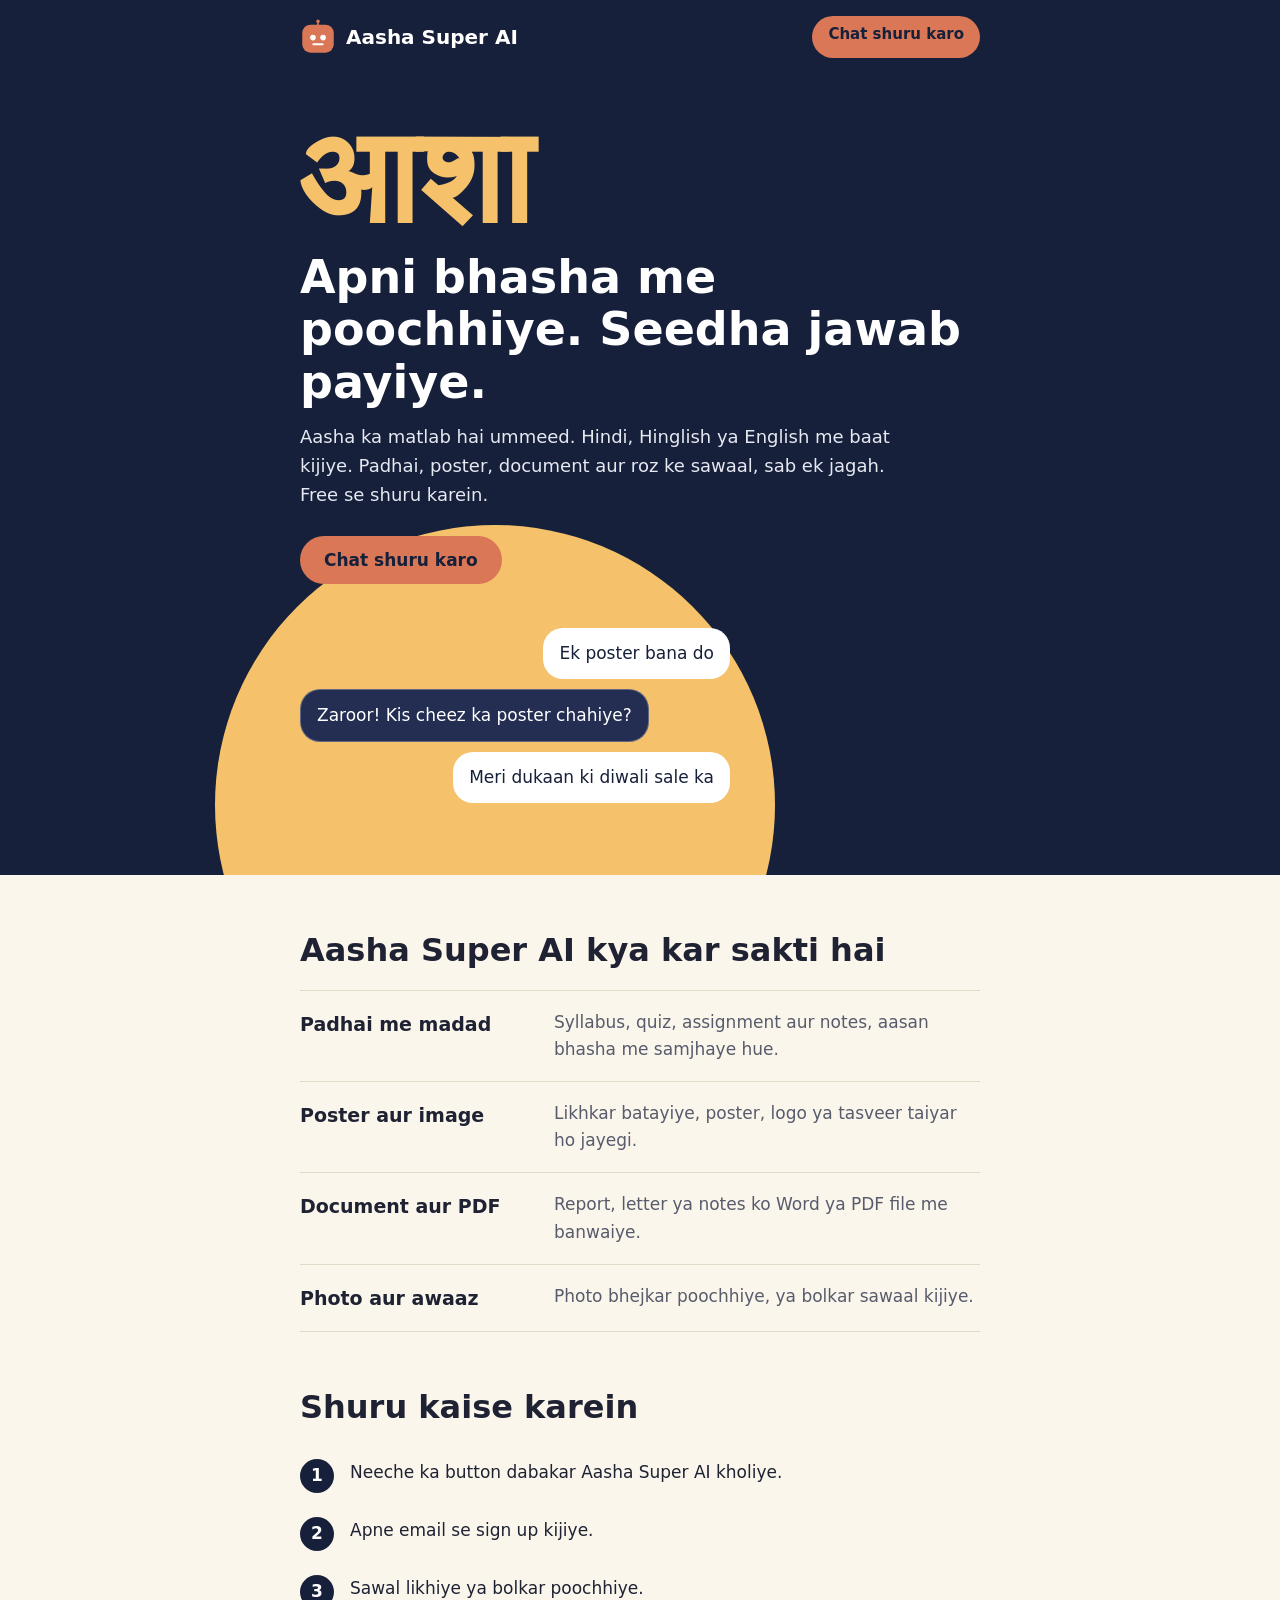
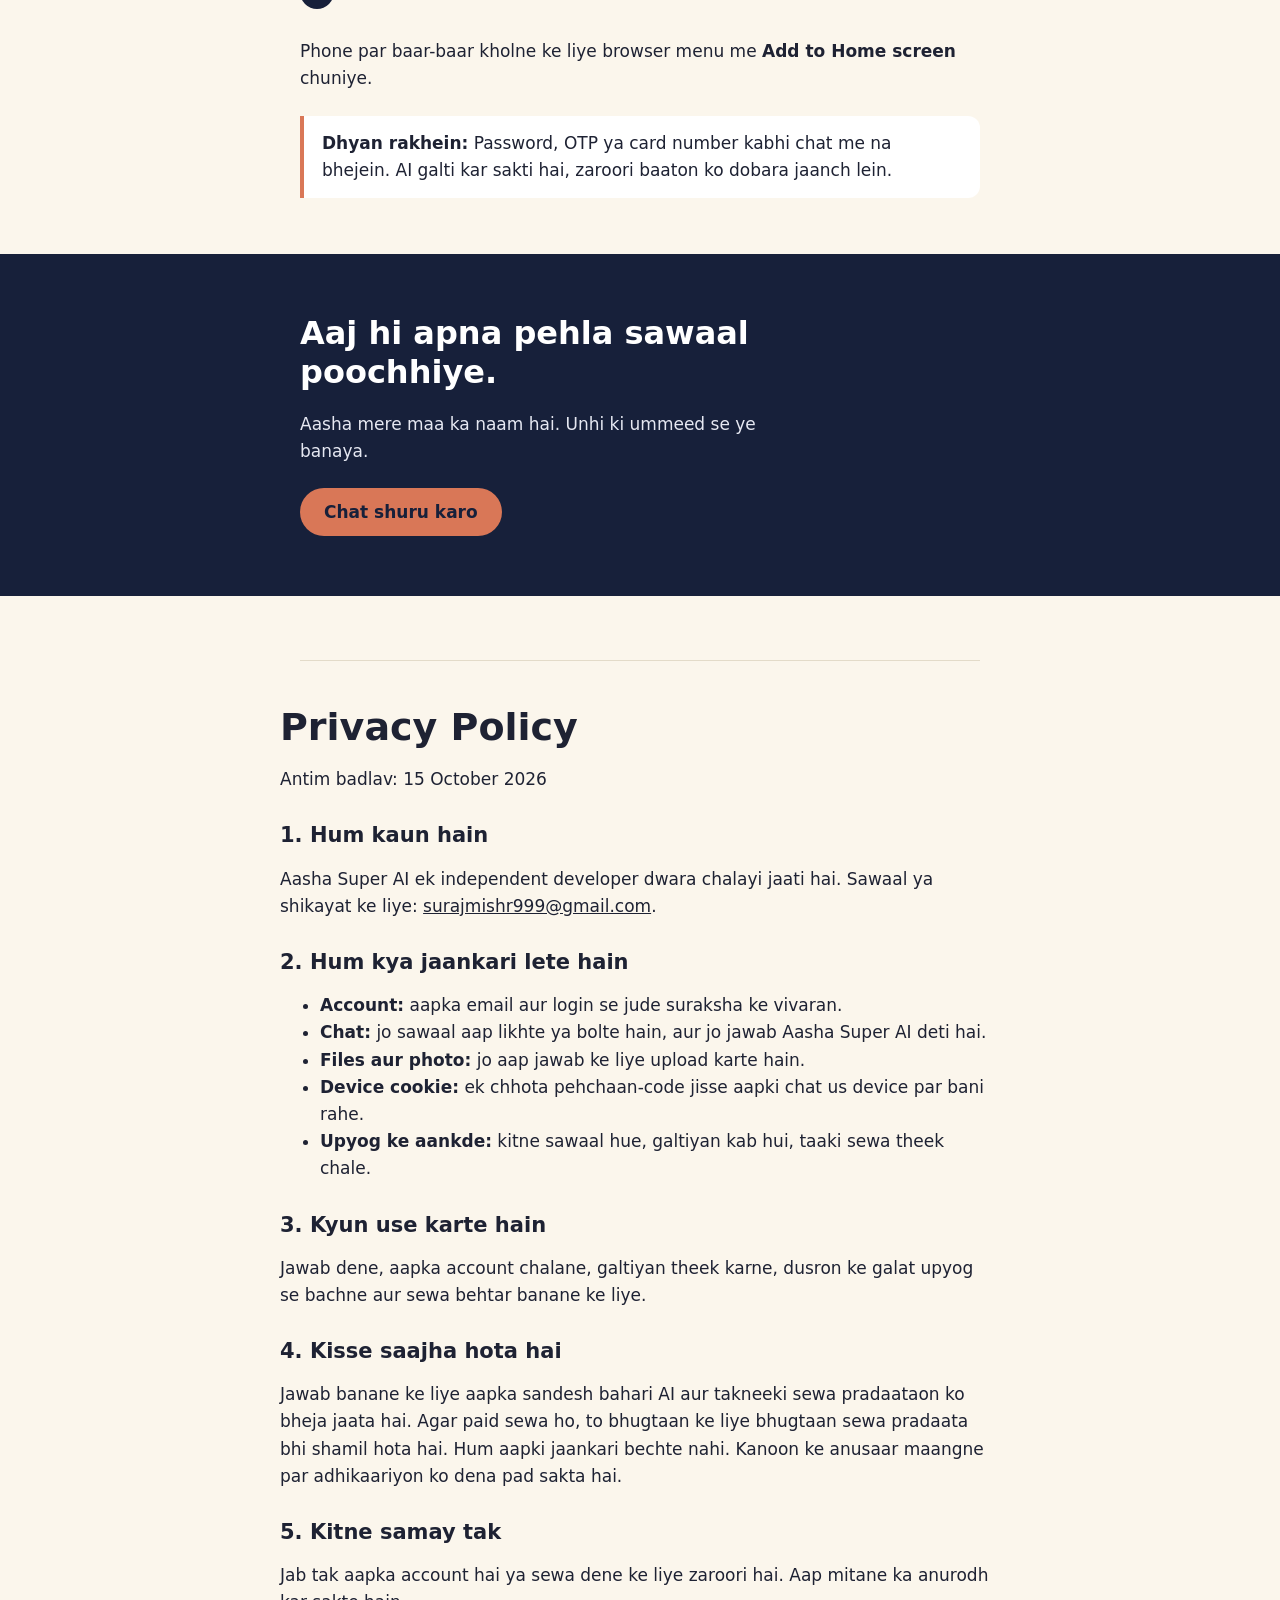
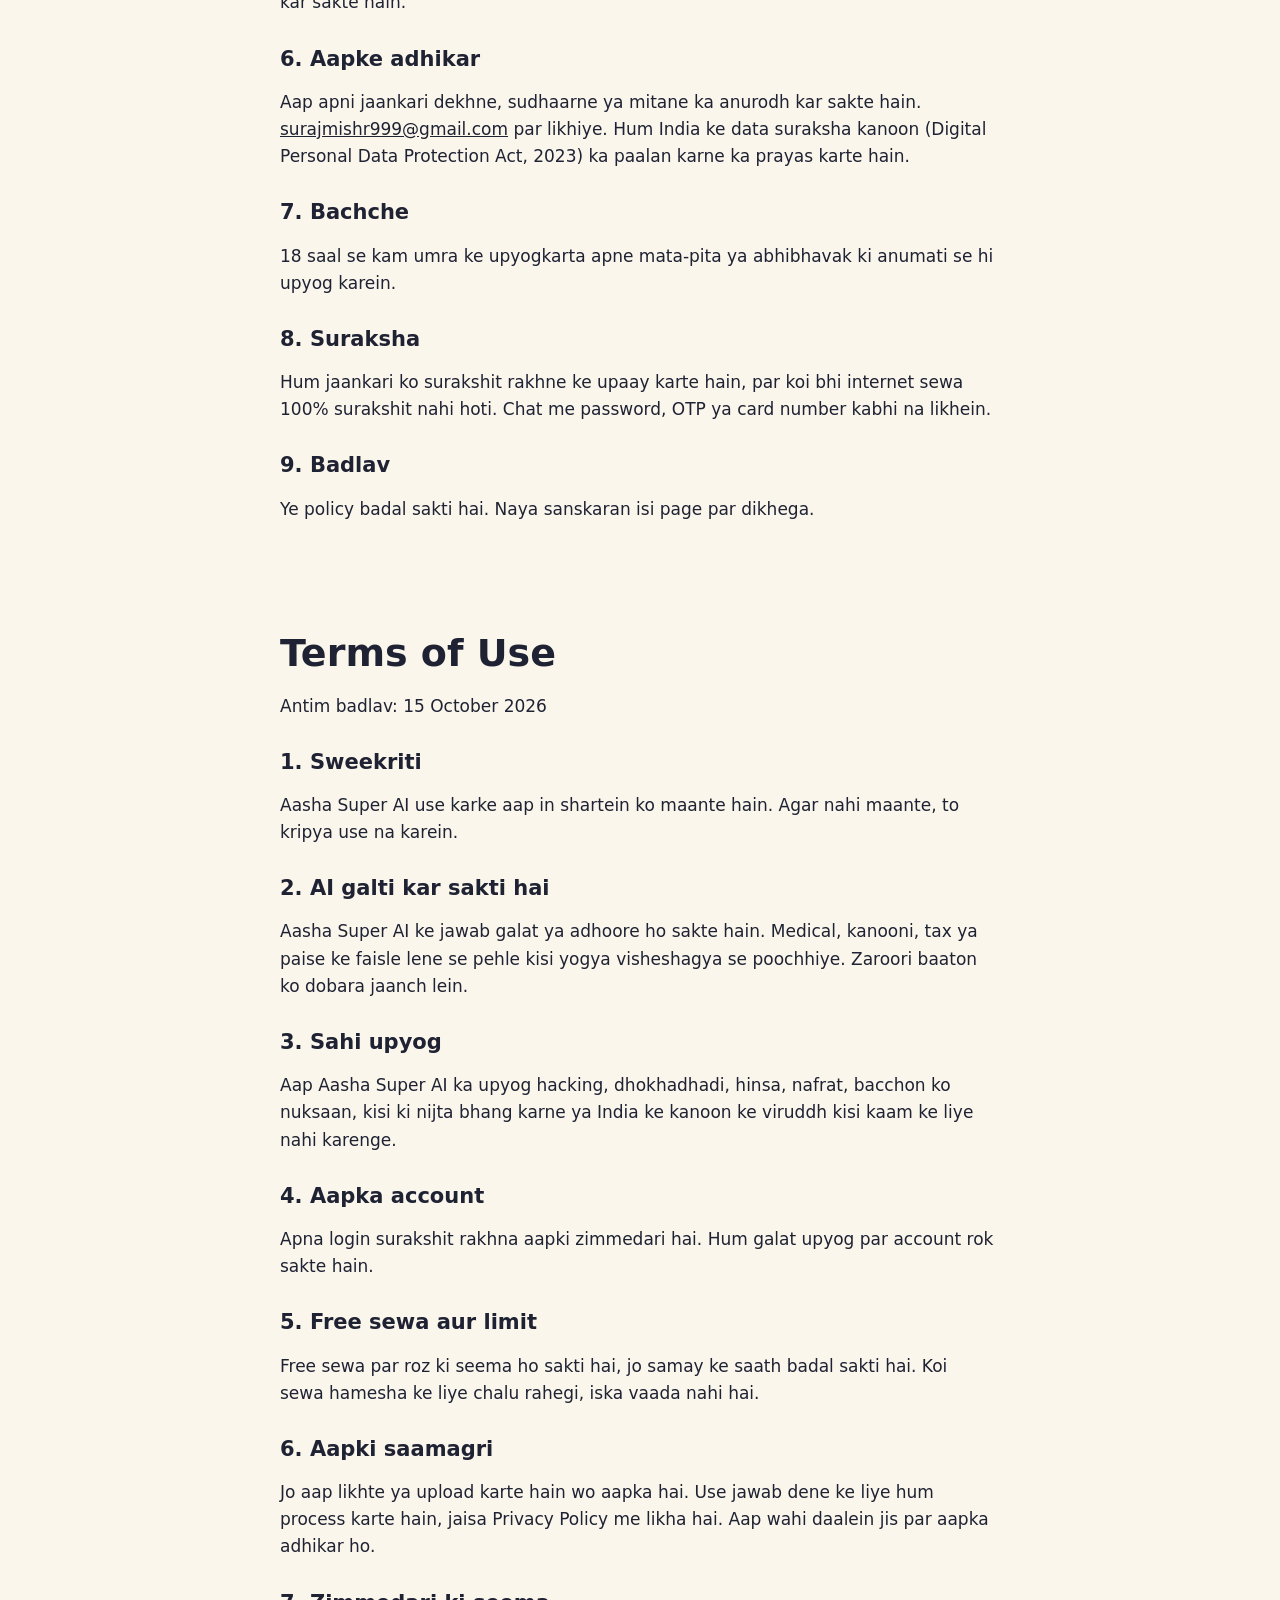
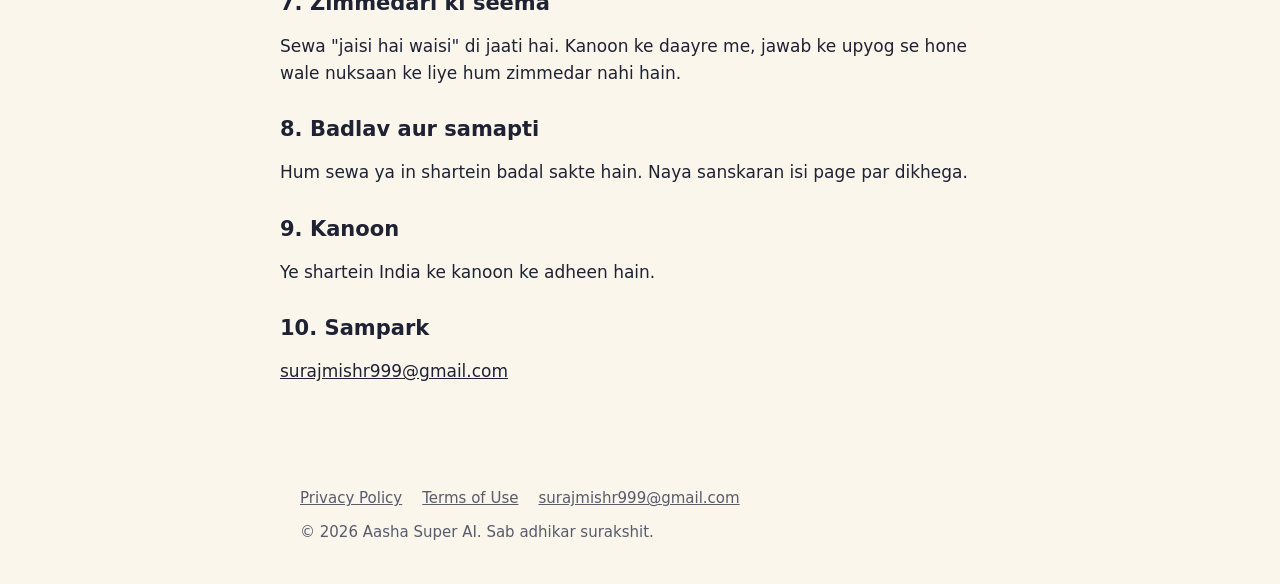
<file: index.html>
<!doctype html>
<html lang="en-IN">
<head>
<meta charset="utf-8">
<meta name="viewport" content="width=device-width, initial-scale=1, viewport-fit=cover">
<title>Aasha Super AI - Hindi aur Hinglish me aapka AI saathi</title>
<meta name="description" content="Aasha Super AI se Hindi, Hinglish ya English me poochhiye. Padhai, poster, document aur roz ke sawaalon me madad. Free se shuru kijiye.">
<link rel="canonical" href="https://surajmishr999-coder.github.io/">
<meta name="theme-color" content="#17203A">
<!-- Google Search Console verification: yahan unka meta tag paste karein (ya DNS TXT record use karein) -->
<link rel="icon" href="[data-uri]" type="image/svg+xml">
<meta property="og:type" content="website">
<meta property="og:site_name" content="Aasha Super AI">
<meta property="og:title" content="Aasha Super AI - Hindi aur Hinglish me aapka AI saathi">
<meta property="og:description" content="Padhai, poster, document aur roz ke sawaal. Free se shuru kijiye.">
<meta property="og:url" content="https://surajmishr999-coder.github.io/">
<style>
:root{--paper:#FBF6EC;--ink:#1E2233;--night:#17203A;--night2:#232E52;--clay:#D97757;--dawn:#F5C26B;--mist:#E3DBC9;--muted:#575B6C;--card:#FFFFFF;
--sans:system-ui,-apple-system,"Segoe UI","Noto Sans","Noto Sans Devanagari","Nirmala UI",Roboto,"Helvetica Neue",Arial,sans-serif}
@media (prefers-color-scheme:dark){:root{--paper:#10162B;--ink:#EEEBF3;--muted:#A9ADBF;--card:#1B2340;--mist:#2A3357}}
*{box-sizing:border-box}html{-webkit-text-size-adjust:100%}
body{margin:0;font-family:var(--sans);background:var(--paper);color:var(--ink);line-height:1.6;font-size:17px;
padding-top:env(safe-area-inset-top,0);padding-bottom:env(safe-area-inset-bottom,0)}
.wrap{max-width:720px;margin:0 auto;padding:0 20px}
a{color:inherit}
.btn{display:inline-block;min-height:48px;padding:13px 24px;border-radius:999px;background:var(--clay);color:var(--night);font-weight:700;text-decoration:none;line-height:1.3}
.btn.small{min-height:42px;padding:9px 16px;font-size:15px}
.btn:focus-visible,a:focus-visible{outline:3px solid var(--dawn);outline-offset:3px}
/* hero */
.hero{position:relative;overflow:hidden;background:var(--night);color:#fff;padding-bottom:72px}
.top{display:flex;align-items:center;justify-content:space-between;padding:16px 0;position:relative;z-index:2}
.brand{display:flex;align-items:center;gap:10px;font-weight:800;font-size:20px;text-decoration:none;color:#fff}
.brand svg{width:36px;height:36px}
.sun{position:absolute;left:50%;bottom:-210px;width:560px;height:560px;margin-left:-280px;border-radius:50%;background:var(--dawn);animation:rise 1.8s cubic-bezier(.2,.7,.2,1) both}
@keyframes rise{from{transform:translateY(58%)}to{transform:none}}
.hero .wrap{position:relative;z-index:1}
.hi{margin:34px 0 4px;font-size:clamp(76px,24vw,132px);font-weight:800;line-height:1.05;color:var(--dawn)}
.hero h1{margin:0 0 14px;font-size:clamp(28px,7.2vw,46px);line-height:1.15;font-weight:800;max-width:15em}
.lead{margin:0 0 26px;font-size:18px;max-width:34em;color:#E6E8F2}
.chat{display:grid;gap:10px;max-width:430px;margin-top:44px}
.b{padding:12px 16px;border-radius:20px;font-size:17px;max-width:88%}
.b.u{justify-self:end;background:#fff;color:var(--night)}
.b.a{justify-self:start;background:var(--night2);color:#fff;border:1px solid rgba(255,255,255,.28)}
/* sections */
.sec{padding:56px 0}
h2{margin:0 0 20px;font-size:clamp(24px,5.6vw,32px);line-height:1.2;font-weight:800}
.rows{list-style:none;margin:0;padding:0}
.rows li{display:grid;gap:4px;padding:18px 0;border-top:1px solid var(--mist)}
.rows li:last-child{border-bottom:1px solid var(--mist)}
.rows h3{margin:0;font-size:19px;font-weight:700}.rows p{margin:0;color:var(--muted)}
@media (min-width:640px){.rows li{grid-template-columns:230px 1fr;gap:24px}}
.steps{list-style:none;margin:0;padding:0;counter-reset:s}
.steps li{display:flex;gap:16px;padding:12px 0;align-items:flex-start}
.steps li::before{counter-increment:s;content:counter(s);flex:none;width:34px;height:34px;border-radius:50%;background:var(--night);color:#fff;display:grid;place-items:center;font-weight:700}
@media (prefers-color-scheme:dark){.steps li::before{background:var(--dawn);color:var(--night)}}
.note{margin-top:24px;padding:14px 18px;border-left:4px solid var(--clay);background:var(--card);border-radius:0 12px 12px 0}
.cta{background:var(--night);color:#fff;padding:60px 0}
.cta h2{max-width:16em}
footer{padding:28px 0 40px;font-size:15px;color:var(--muted)}
footer nav{display:flex;flex-wrap:wrap;gap:8px 20px;margin-bottom:10px}
/* legal pages */
.legal{padding:28px 0 56px}
.legal h1{font-size:clamp(28px,7vw,38px);line-height:1.15;margin:8px 0 6px;font-weight:800}
.legal h2{font-size:21px;margin:30px 0 8px}
.legal p,.legal li{max-width:42em}
.legal .draft{background:var(--card);border-left:4px solid var(--clay);padding:12px 16px;border-radius:0 12px 12px 0;font-size:15px;margin:18px 0}
.legal-top{background:var(--night);color:#fff}
@media (prefers-reduced-motion:reduce){.sun{animation:none}}
@media (min-width:900px){.sun{left:calc(50% - 145px)}}
.cta .mom{margin:0 0 22px;max-width:30em;color:#E6E8F2}
@media (max-width:420px){.brand{font-size:18px}.btn.small{padding:9px 14px;font-size:14px}}

</style>
<script type="application/ld+json">
{"@context":"https://schema.org","@graph":[
{"@type":"Organization","name":"Aasha Super AI","url":"https://surajmishr999-coder.github.io/"},
{"@type":"WebSite","name":"Aasha Super AI","url":"https://surajmishr999-coder.github.io/","inLanguage":"en-IN"},
{"@type":"WebApplication","name":"Aasha Super AI","url":"https://asha-ai-suraj.streamlit.app/","applicationCategory":"UtilitiesApplication","operatingSystem":"Any (web browser)","inLanguage":["hi","en"],"offers":{"@type":"Offer","price":"0","priceCurrency":"INR"}}
]}
</script>
</head>
<body>
<main>
<section class="hero">
  <div class="sun" aria-hidden="true"></div>
  <div class="wrap">
    <div class="top">
      <a class="brand" href="/"><svg viewBox="0 0 64 64" aria-hidden="true"><rect x="4" y="10" width="56" height="50" rx="15" fill="#D97757"/><circle cx="23" cy="33" r="5" fill="#fff"/><circle cx="41" cy="33" r="5" fill="#fff"/><rect x="22" y="43" width="20" height="3.5" rx="1.7" fill="#fff"/><path d="M32 10V4" stroke="#D97757" stroke-width="3" stroke-linecap="round"/><circle cx="32" cy="4" r="3" fill="#D97757"/></svg><span>Aasha Super AI</span></a>
      <a class="btn small" href="https://asha-ai-suraj.streamlit.app">Chat shuru karo</a>
    </div>
    <p class="hi" lang="hi">आशा</p>
    <h1>Apni bhasha me poochhiye. Seedha jawab payiye.</h1>
    <p class="lead">Aasha ka matlab hai ummeed. Hindi, Hinglish ya English me baat kijiye. Padhai, poster, document aur roz ke sawaal, sab ek jagah. Free se shuru karein.</p>
    <a class="btn" href="https://asha-ai-suraj.streamlit.app">Chat shuru karo</a>
    <div class="chat" role="img" aria-label="Chat ka namoona">
      <div class="b u">Ek poster bana do</div>
      <div class="b a">Zaroor! Kis cheez ka poster chahiye?</div>
      <div class="b u">Meri dukaan ki diwali sale ka</div>
    </div>
  </div>
</section>

<section class="sec"><div class="wrap">
  <h2>Aasha Super AI kya kar sakti hai</h2>
  <ul class="rows">
    <li><h3>Padhai me madad</h3><p>Syllabus, quiz, assignment aur notes, aasan bhasha me samjhaye hue.</p></li>
    <li><h3>Poster aur image</h3><p>Likhkar batayiye, poster, logo ya tasveer taiyar ho jayegi.</p></li>
    <li><h3>Document aur PDF</h3><p>Report, letter ya notes ko Word ya PDF file me banwaiye.</p></li>
    <li><h3>Photo aur awaaz</h3><p>Photo bhejkar poochhiye, ya bolkar sawaal kijiye.</p></li>
  </ul>
</div></section>

<section class="sec" style="padding-top:0"><div class="wrap">
  <h2>Shuru kaise karein</h2>
  <ol class="steps">
    <li><span>Neeche ka button dabakar Aasha Super AI kholiye.</span></li>
    <li><span>Apne email se sign up kijiye.</span></li>
    <li><span>Sawal likhiye ya bolkar poochhiye.</span></li>
  </ol>
  <p>Phone par baar-baar kholne ke liye browser menu me <strong>Add to Home screen</strong> chuniye.</p>
  <div class="note"><strong>Dhyan rakhein:</strong> Password, OTP ya card number kabhi chat me na bhejein. AI galti kar sakti hai, zaroori baaton ko dobara jaanch lein.</div>
</div></section>

<section class="cta"><div class="wrap">
  <h2>Aaj hi apna pehla sawaal poochhiye.</h2>
  <p class="mom">Aasha mere maa ka naam hai. Unhi ki ummeed se ye banaya.</p>
  <a class="btn" href="https://asha-ai-suraj.streamlit.app">Chat shuru karo</a>
</div></section>
</main>
<div class="sec" style="padding-bottom:0"><div class="wrap"><hr style="border:0;border-top:1px solid var(--mist)"></div></div>
<section id="privacy" class="wrap legal">
<h1>Privacy Policy</h1>
<p>Antim badlav: 15 October 2026</p>

<h2>1. Hum kaun hain</h2>
<p>Aasha Super AI ek independent developer dwara chalayi jaati hai. Sawaal ya shikayat ke liye: <a href="mailto:surajmishr999@gmail.com">surajmishr999@gmail.com</a>.</p>

<h2>2. Hum kya jaankari lete hain</h2>
<ul>
<li><strong>Account:</strong> aapka email aur login se jude suraksha ke vivaran.</li>
<li><strong>Chat:</strong> jo sawaal aap likhte ya bolte hain, aur jo jawab Aasha Super AI deti hai.</li>
<li><strong>Files aur photo:</strong> jo aap jawab ke liye upload karte hain.</li>
<li><strong>Device cookie:</strong> ek chhota pehchaan-code jisse aapki chat us device par bani rahe.</li>
<li><strong>Upyog ke aankde:</strong> kitne sawaal hue, galtiyan kab hui, taaki sewa theek chale.</li>
</ul>

<h2>3. Kyun use karte hain</h2>
<p>Jawab dene, aapka account chalane, galtiyan theek karne, dusron ke galat upyog se bachne aur sewa behtar banane ke liye.</p>

<h2>4. Kisse saajha hota hai</h2>
<p>Jawab banane ke liye aapka sandesh bahari AI aur takneeki sewa pradaataon ko bheja jaata hai. Agar paid sewa ho, to bhugtaan ke liye bhugtaan sewa pradaata bhi shamil hota hai. Hum aapki jaankari bechte nahi. Kanoon ke anusaar maangne par adhikaariyon ko dena pad sakta hai.</p>

<h2>5. Kitne samay tak</h2>
<p>Jab tak aapka account hai ya sewa dene ke liye zaroori hai. Aap mitane ka anurodh kar sakte hain.</p>

<h2>6. Aapke adhikar</h2>
<p>Aap apni jaankari dekhne, sudhaarne ya mitane ka anurodh kar sakte hain. <a href="mailto:surajmishr999@gmail.com">surajmishr999@gmail.com</a> par likhiye. Hum India ke data suraksha kanoon (Digital Personal Data Protection Act, 2023) ka paalan karne ka prayas karte hain.</p>

<h2>7. Bachche</h2>
<p>18 saal se kam umra ke upyogkarta apne mata-pita ya abhibhavak ki anumati se hi upyog karein.</p>

<h2>8. Suraksha</h2>
<p>Hum jaankari ko surakshit rakhne ke upaay karte hain, par koi bhi internet sewa 100% surakshit nahi hoti. Chat me password, OTP ya card number kabhi na likhein.</p>

<h2>9. Badlav</h2>
<p>Ye policy badal sakti hai. Naya sanskaran isi page par dikhega.</p>
</section>
<section id="terms" class="wrap legal">
<h1>Terms of Use</h1>
<p>Antim badlav: 15 October 2026</p>

<h2>1. Sweekriti</h2>
<p>Aasha Super AI use karke aap in shartein ko maante hain. Agar nahi maante, to kripya use na karein.</p>

<h2>2. AI galti kar sakti hai</h2>
<p>Aasha Super AI ke jawab galat ya adhoore ho sakte hain. Medical, kanooni, tax ya paise ke faisle lene se pehle kisi yogya visheshagya se poochhiye. Zaroori baaton ko dobara jaanch lein.</p>

<h2>3. Sahi upyog</h2>
<p>Aap Aasha Super AI ka upyog hacking, dhokhadhadi, hinsa, nafrat, bacchon ko nuksaan, kisi ki nijta bhang karne ya India ke kanoon ke viruddh kisi kaam ke liye nahi karenge.</p>

<h2>4. Aapka account</h2>
<p>Apna login surakshit rakhna aapki zimmedari hai. Hum galat upyog par account rok sakte hain.</p>

<h2>5. Free sewa aur limit</h2>
<p>Free sewa par roz ki seema ho sakti hai, jo samay ke saath badal sakti hai. Koi sewa hamesha ke liye chalu rahegi, iska vaada nahi hai.</p>

<h2>6. Aapki saamagri</h2>
<p>Jo aap likhte ya upload karte hain wo aapka hai. Use jawab dene ke liye hum process karte hain, jaisa Privacy Policy me likha hai. Aap wahi daalein jis par aapka adhikar ho.</p>

<h2>7. Zimmedari ki seema</h2>
<p>Sewa "jaisi hai waisi" di jaati hai. Kanoon ke daayre me, jawab ke upyog se hone wale nuksaan ke liye hum zimmedar nahi hain.</p>

<h2>8. Badlav aur samapti</h2>
<p>Hum sewa ya in shartein badal sakte hain. Naya sanskaran isi page par dikhega.</p>

<h2>9. Kanoon</h2>
<p>Ye shartein India ke kanoon ke adheen hain.</p>

<h2>10. Sampark</h2>
<p><a href="mailto:surajmishr999@gmail.com">surajmishr999@gmail.com</a></p>
</section>
<footer><div class="wrap">
  <nav aria-label="Zaroori links"><a href="#privacy">Privacy Policy</a><a href="#terms">Terms of Use</a><a href="mailto:surajmishr999@gmail.com">surajmishr999@gmail.com</a></nav>
  <div>&copy; 2026 Aasha Super AI. Sab adhikar surakshit.</div>
</div></footer>
</body>
</html>
</file>
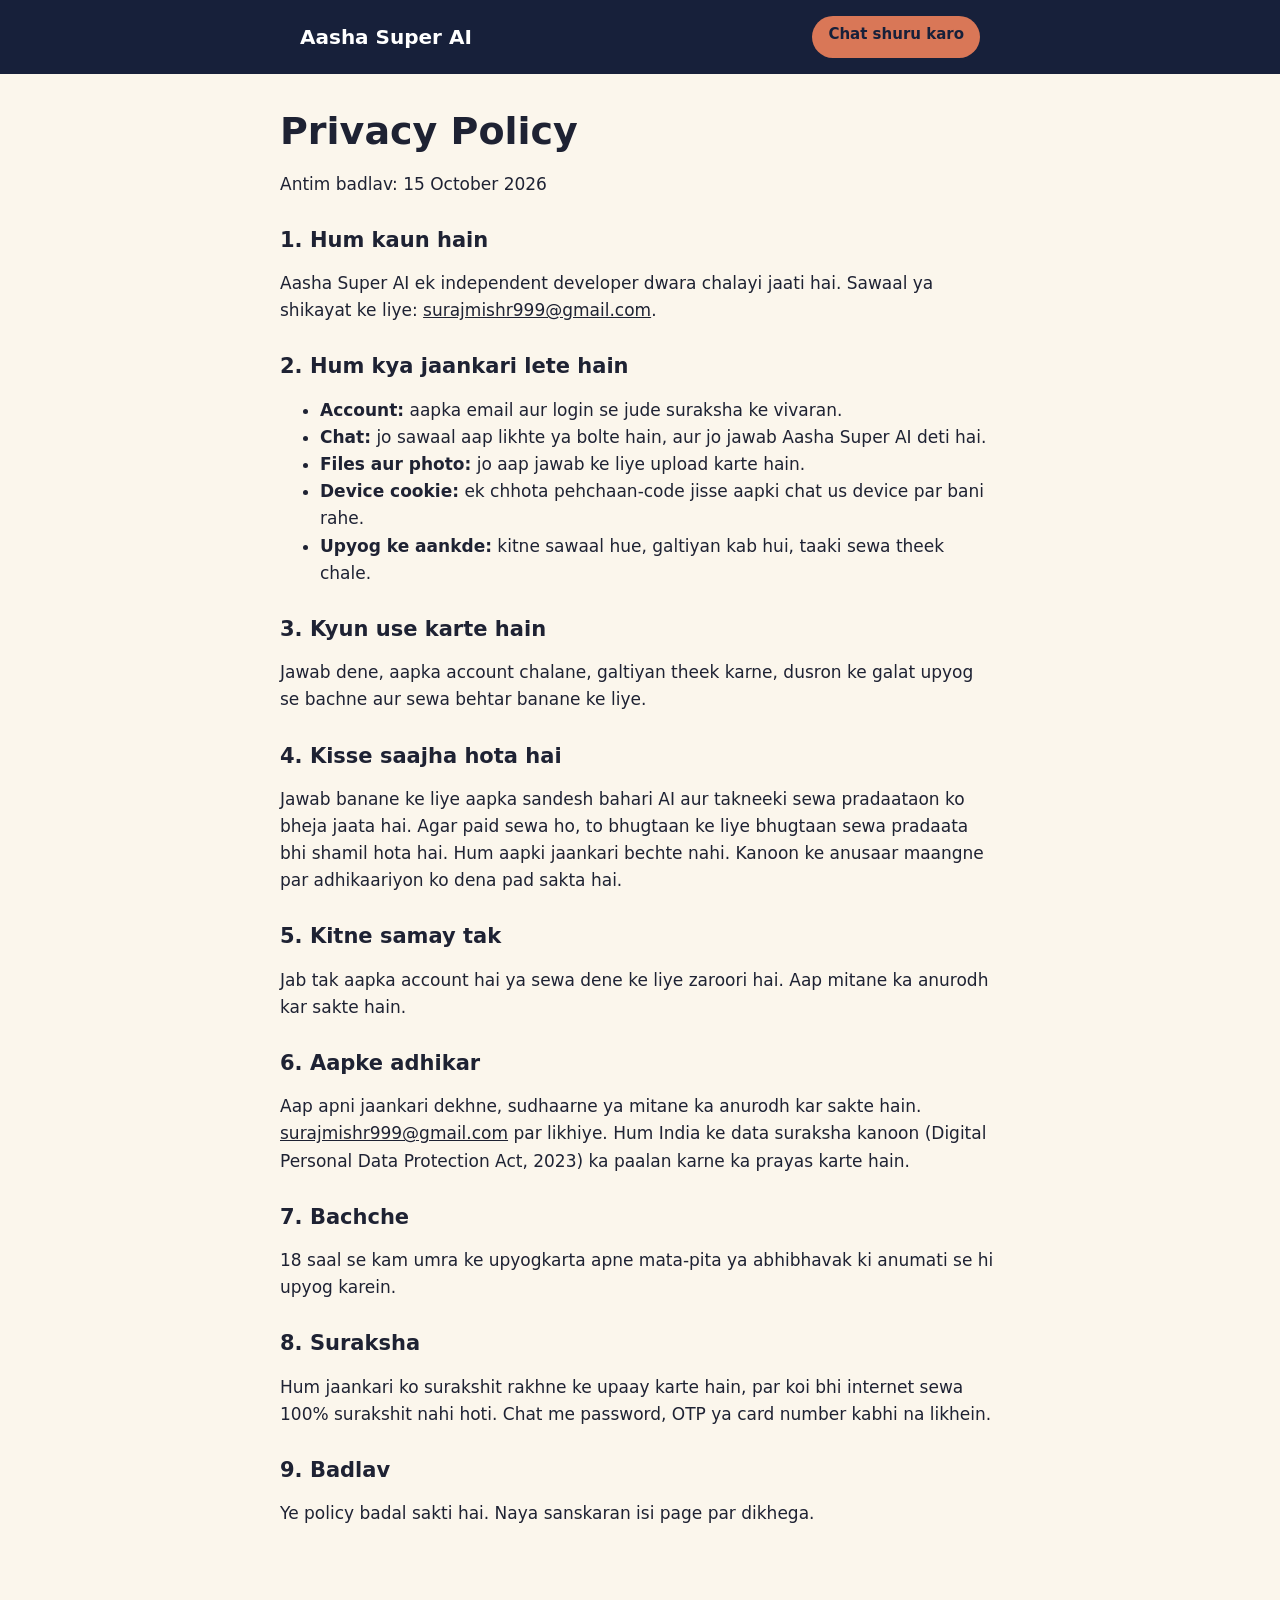
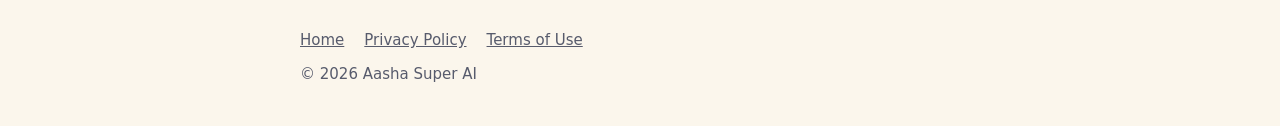
<file: privacy.html>
<!doctype html>
<html lang="en-IN">
<head>
<meta charset="utf-8">
<meta name="viewport" content="width=device-width, initial-scale=1, viewport-fit=cover">
<title>Privacy Policy - Aasha Super AI</title>
<meta name="description" content="Aasha Super AI aapki jaankari kaise use karti hai.">
<link rel="canonical" href="https://surajmishr999-coder.github.io/privacy.html">
<meta name="theme-color" content="#17203A">
<link rel="icon" href="/favicon.svg" type="image/svg+xml">
<link rel="stylesheet" href="/style.css">
</head>
<body>
<div class="legal-top"><div class="wrap"><div class="top"><a class="brand" href="/"><span>Aasha Super AI</span></a><a class="btn small" href="https://asha-ai-suraj.streamlit.app">Chat shuru karo</a></div></div></div>
<main class="wrap legal">
<h1>Privacy Policy</h1>
<p>Antim badlav: 15 October 2026</p>

<h2>1. Hum kaun hain</h2>
<p>Aasha Super AI ek independent developer dwara chalayi jaati hai. Sawaal ya shikayat ke liye: <a href="mailto:surajmishr999@gmail.com">surajmishr999@gmail.com</a>.</p>

<h2>2. Hum kya jaankari lete hain</h2>
<ul>
<li><strong>Account:</strong> aapka email aur login se jude suraksha ke vivaran.</li>
<li><strong>Chat:</strong> jo sawaal aap likhte ya bolte hain, aur jo jawab Aasha Super AI deti hai.</li>
<li><strong>Files aur photo:</strong> jo aap jawab ke liye upload karte hain.</li>
<li><strong>Device cookie:</strong> ek chhota pehchaan-code jisse aapki chat us device par bani rahe.</li>
<li><strong>Upyog ke aankde:</strong> kitne sawaal hue, galtiyan kab hui, taaki sewa theek chale.</li>
</ul>

<h2>3. Kyun use karte hain</h2>
<p>Jawab dene, aapka account chalane, galtiyan theek karne, dusron ke galat upyog se bachne aur sewa behtar banane ke liye.</p>

<h2>4. Kisse saajha hota hai</h2>
<p>Jawab banane ke liye aapka sandesh bahari AI aur takneeki sewa pradaataon ko bheja jaata hai. Agar paid sewa ho, to bhugtaan ke liye bhugtaan sewa pradaata bhi shamil hota hai. Hum aapki jaankari bechte nahi. Kanoon ke anusaar maangne par adhikaariyon ko dena pad sakta hai.</p>

<h2>5. Kitne samay tak</h2>
<p>Jab tak aapka account hai ya sewa dene ke liye zaroori hai. Aap mitane ka anurodh kar sakte hain.</p>

<h2>6. Aapke adhikar</h2>
<p>Aap apni jaankari dekhne, sudhaarne ya mitane ka anurodh kar sakte hain. <a href="mailto:surajmishr999@gmail.com">surajmishr999@gmail.com</a> par likhiye. Hum India ke data suraksha kanoon (Digital Personal Data Protection Act, 2023) ka paalan karne ka prayas karte hain.</p>

<h2>7. Bachche</h2>
<p>18 saal se kam umra ke upyogkarta apne mata-pita ya abhibhavak ki anumati se hi upyog karein.</p>

<h2>8. Suraksha</h2>
<p>Hum jaankari ko surakshit rakhne ke upaay karte hain, par koi bhi internet sewa 100% surakshit nahi hoti. Chat me password, OTP ya card number kabhi na likhein.</p>

<h2>9. Badlav</h2>
<p>Ye policy badal sakti hai. Naya sanskaran isi page par dikhega.</p>
</main>
<footer><div class="wrap">
  <nav aria-label="Zaroori links"><a href="/">Home</a><a href="/privacy.html">Privacy Policy</a><a href="/terms.html">Terms of Use</a></nav>
  <div>&copy; 2026 Aasha Super AI</div>
</div></footer>
</body>
</html>
</file>
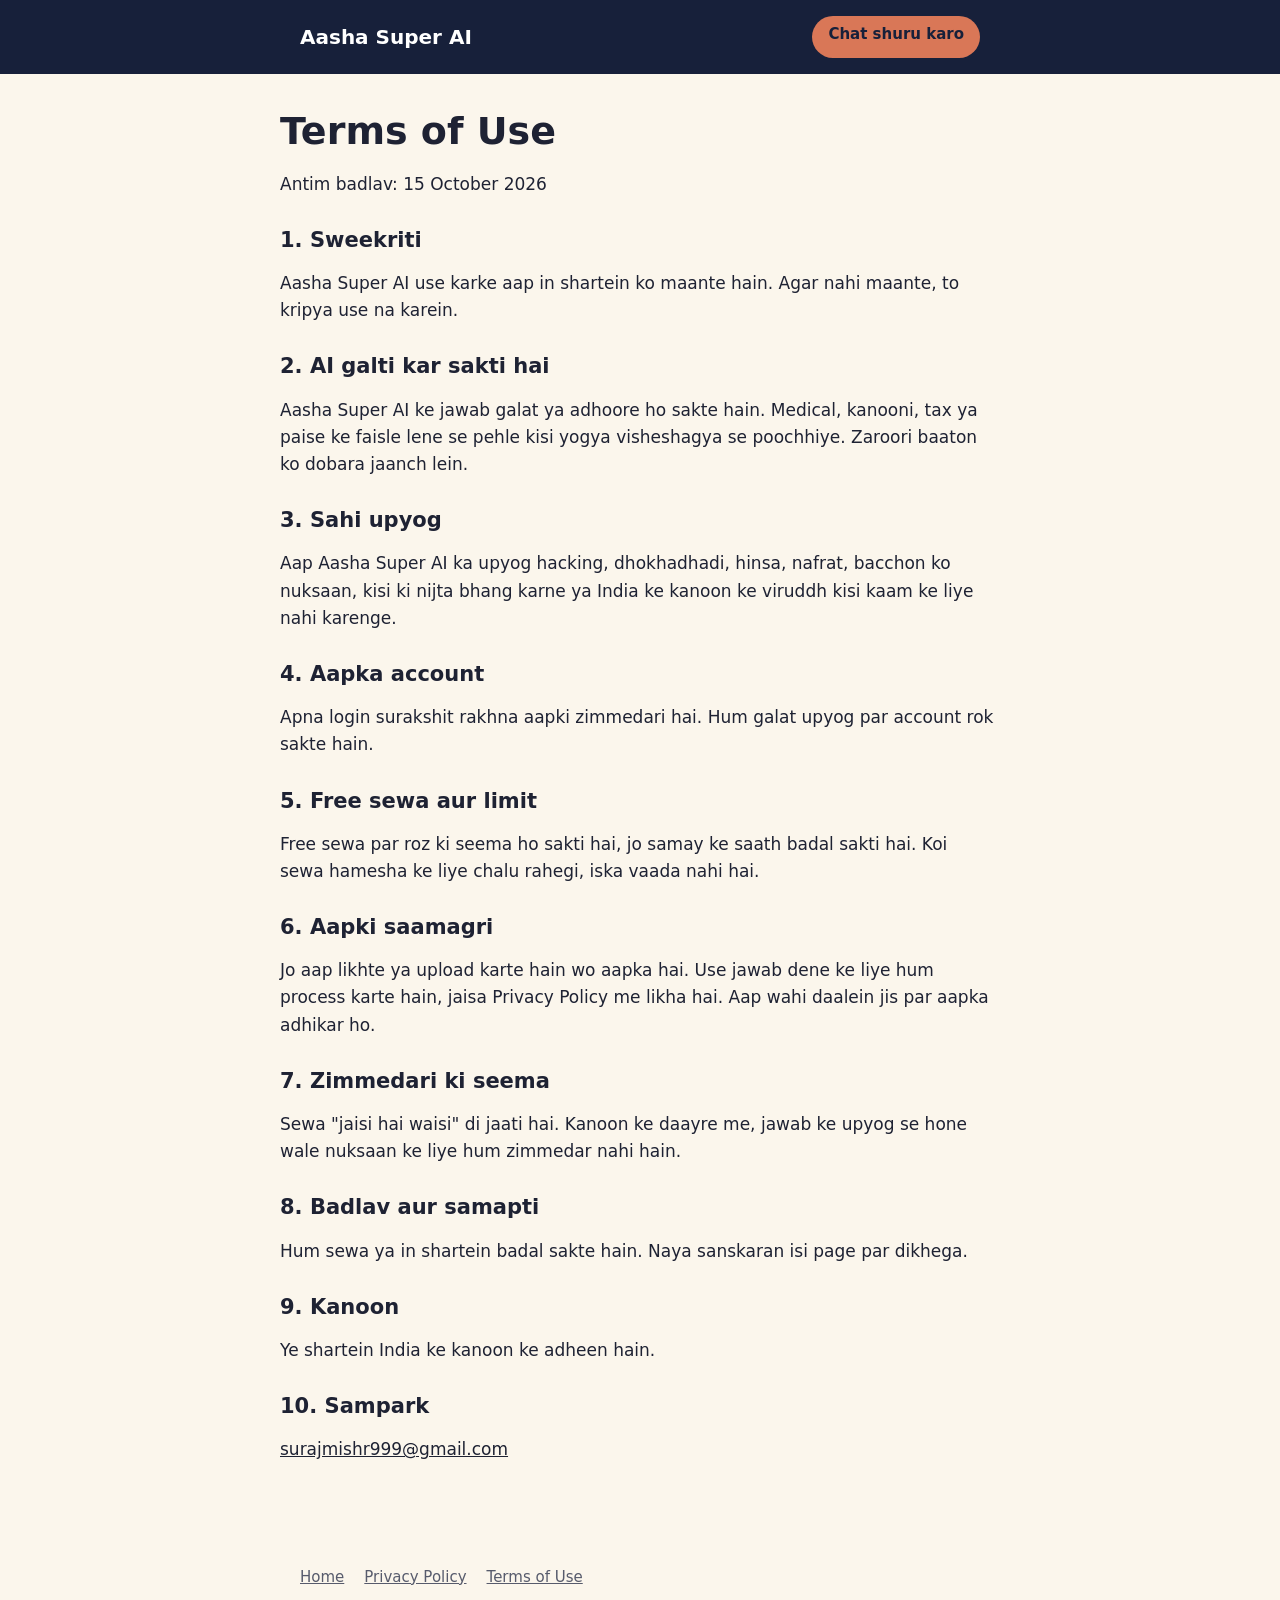
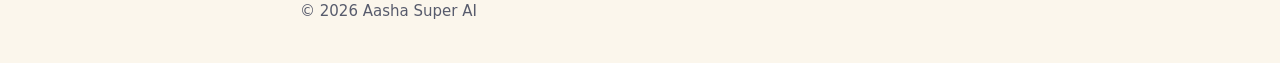
<file: terms.html>
<!doctype html>
<html lang="en-IN">
<head>
<meta charset="utf-8">
<meta name="viewport" content="width=device-width, initial-scale=1, viewport-fit=cover">
<title>Terms of Use - Aasha Super AI</title>
<meta name="description" content="Aasha Super AI use karne ki shartein.">
<link rel="canonical" href="https://surajmishr999-coder.github.io/terms.html">
<meta name="theme-color" content="#17203A">
<link rel="icon" href="/favicon.svg" type="image/svg+xml">
<link rel="stylesheet" href="/style.css">
</head>
<body>
<div class="legal-top"><div class="wrap"><div class="top"><a class="brand" href="/"><span>Aasha Super AI</span></a><a class="btn small" href="https://asha-ai-suraj.streamlit.app">Chat shuru karo</a></div></div></div>
<main class="wrap legal">
<h1>Terms of Use</h1>
<p>Antim badlav: 15 October 2026</p>

<h2>1. Sweekriti</h2>
<p>Aasha Super AI use karke aap in shartein ko maante hain. Agar nahi maante, to kripya use na karein.</p>

<h2>2. AI galti kar sakti hai</h2>
<p>Aasha Super AI ke jawab galat ya adhoore ho sakte hain. Medical, kanooni, tax ya paise ke faisle lene se pehle kisi yogya visheshagya se poochhiye. Zaroori baaton ko dobara jaanch lein.</p>

<h2>3. Sahi upyog</h2>
<p>Aap Aasha Super AI ka upyog hacking, dhokhadhadi, hinsa, nafrat, bacchon ko nuksaan, kisi ki nijta bhang karne ya India ke kanoon ke viruddh kisi kaam ke liye nahi karenge.</p>

<h2>4. Aapka account</h2>
<p>Apna login surakshit rakhna aapki zimmedari hai. Hum galat upyog par account rok sakte hain.</p>

<h2>5. Free sewa aur limit</h2>
<p>Free sewa par roz ki seema ho sakti hai, jo samay ke saath badal sakti hai. Koi sewa hamesha ke liye chalu rahegi, iska vaada nahi hai.</p>

<h2>6. Aapki saamagri</h2>
<p>Jo aap likhte ya upload karte hain wo aapka hai. Use jawab dene ke liye hum process karte hain, jaisa Privacy Policy me likha hai. Aap wahi daalein jis par aapka adhikar ho.</p>

<h2>7. Zimmedari ki seema</h2>
<p>Sewa "jaisi hai waisi" di jaati hai. Kanoon ke daayre me, jawab ke upyog se hone wale nuksaan ke liye hum zimmedar nahi hain.</p>

<h2>8. Badlav aur samapti</h2>
<p>Hum sewa ya in shartein badal sakte hain. Naya sanskaran isi page par dikhega.</p>

<h2>9. Kanoon</h2>
<p>Ye shartein India ke kanoon ke adheen hain.</p>

<h2>10. Sampark</h2>
<p><a href="mailto:surajmishr999@gmail.com">surajmishr999@gmail.com</a></p>
</main>
<footer><div class="wrap">
  <nav aria-label="Zaroori links"><a href="/">Home</a><a href="/privacy.html">Privacy Policy</a><a href="/terms.html">Terms of Use</a></nav>
  <div>&copy; 2026 Aasha Super AI</div>
</div></footer>
</body>
</html>
</file>
<file: style.css>
:root{--paper:#FBF6EC;--ink:#1E2233;--night:#17203A;--night2:#232E52;--clay:#D97757;--dawn:#F5C26B;--mist:#E3DBC9;--muted:#575B6C;--card:#FFFFFF;
--sans:system-ui,-apple-system,"Segoe UI","Noto Sans","Noto Sans Devanagari","Nirmala UI",Roboto,"Helvetica Neue",Arial,sans-serif}
@media (prefers-color-scheme:dark){:root{--paper:#10162B;--ink:#EEEBF3;--muted:#A9ADBF;--card:#1B2340;--mist:#2A3357}}
*{box-sizing:border-box}html{-webkit-text-size-adjust:100%}
body{margin:0;font-family:var(--sans);background:var(--paper);color:var(--ink);line-height:1.6;font-size:17px;
padding-top:env(safe-area-inset-top,0);padding-bottom:env(safe-area-inset-bottom,0)}
.wrap{max-width:720px;margin:0 auto;padding:0 20px}
a{color:inherit}
.btn{display:inline-block;min-height:48px;padding:13px 24px;border-radius:999px;background:var(--clay);color:var(--night);font-weight:700;text-decoration:none;line-height:1.3}
.btn.small{min-height:42px;padding:9px 16px;font-size:15px}
.btn:focus-visible,a:focus-visible{outline:3px solid var(--dawn);outline-offset:3px}
/* hero */
.hero{position:relative;overflow:hidden;background:var(--night);color:#fff;padding-bottom:72px}
.top{display:flex;align-items:center;justify-content:space-between;padding:16px 0;position:relative;z-index:2}
.brand{display:flex;align-items:center;gap:10px;font-weight:800;font-size:20px;text-decoration:none;color:#fff}
.brand svg{width:36px;height:36px}
.sun{position:absolute;left:50%;bottom:-210px;width:560px;height:560px;margin-left:-280px;border-radius:50%;background:var(--dawn);animation:rise 1.8s cubic-bezier(.2,.7,.2,1) both}
@keyframes rise{from{transform:translateY(58%)}to{transform:none}}
.hero .wrap{position:relative;z-index:1}
.hi{margin:34px 0 4px;font-size:clamp(76px,24vw,132px);font-weight:800;line-height:1.05;color:var(--dawn)}
.hero h1{margin:0 0 14px;font-size:clamp(28px,7.2vw,46px);line-height:1.15;font-weight:800;max-width:15em}
.lead{margin:0 0 26px;font-size:18px;max-width:34em;color:#E6E8F2}
.chat{display:grid;gap:10px;max-width:430px;margin-top:44px}
.b{padding:12px 16px;border-radius:20px;font-size:17px;max-width:88%}
.b.u{justify-self:end;background:#fff;color:var(--night)}
.b.a{justify-self:start;background:var(--night2);color:#fff;border:1px solid rgba(255,255,255,.28)}
/* sections */
.sec{padding:56px 0}
h2{margin:0 0 20px;font-size:clamp(24px,5.6vw,32px);line-height:1.2;font-weight:800}
.rows{list-style:none;margin:0;padding:0}
.rows li{display:grid;gap:4px;padding:18px 0;border-top:1px solid var(--mist)}
.rows li:last-child{border-bottom:1px solid var(--mist)}
.rows h3{margin:0;font-size:19px;font-weight:700}.rows p{margin:0;color:var(--muted)}
@media (min-width:640px){.rows li{grid-template-columns:230px 1fr;gap:24px}}
.steps{list-style:none;margin:0;padding:0;counter-reset:s}
.steps li{display:flex;gap:16px;padding:12px 0;align-items:flex-start}
.steps li::before{counter-increment:s;content:counter(s);flex:none;width:34px;height:34px;border-radius:50%;background:var(--night);color:#fff;display:grid;place-items:center;font-weight:700}
@media (prefers-color-scheme:dark){.steps li::before{background:var(--dawn);color:var(--night)}}
.note{margin-top:24px;padding:14px 18px;border-left:4px solid var(--clay);background:var(--card);border-radius:0 12px 12px 0}
.cta{background:var(--night);color:#fff;padding:60px 0}
.cta h2{max-width:16em}
footer{padding:28px 0 40px;font-size:15px;color:var(--muted)}
footer nav{display:flex;flex-wrap:wrap;gap:8px 20px;margin-bottom:10px}
/* legal pages */
.legal{padding:28px 0 56px}
.legal h1{font-size:clamp(28px,7vw,38px);line-height:1.15;margin:8px 0 6px;font-weight:800}
.legal h2{font-size:21px;margin:30px 0 8px}
.legal p,.legal li{max-width:42em}
.legal .draft{background:var(--card);border-left:4px solid var(--clay);padding:12px 16px;border-radius:0 12px 12px 0;font-size:15px;margin:18px 0}
.legal-top{background:var(--night);color:#fff}
@media (prefers-reduced-motion:reduce){.sun{animation:none}}
@media (min-width:900px){.sun{left:calc(50% - 145px)}}
.cta .mom{margin:0 0 22px;max-width:30em;color:#E6E8F2}
@media (max-width:420px){.brand{font-size:18px}.btn.small{padding:9px 14px;font-size:14px}}
</file>
